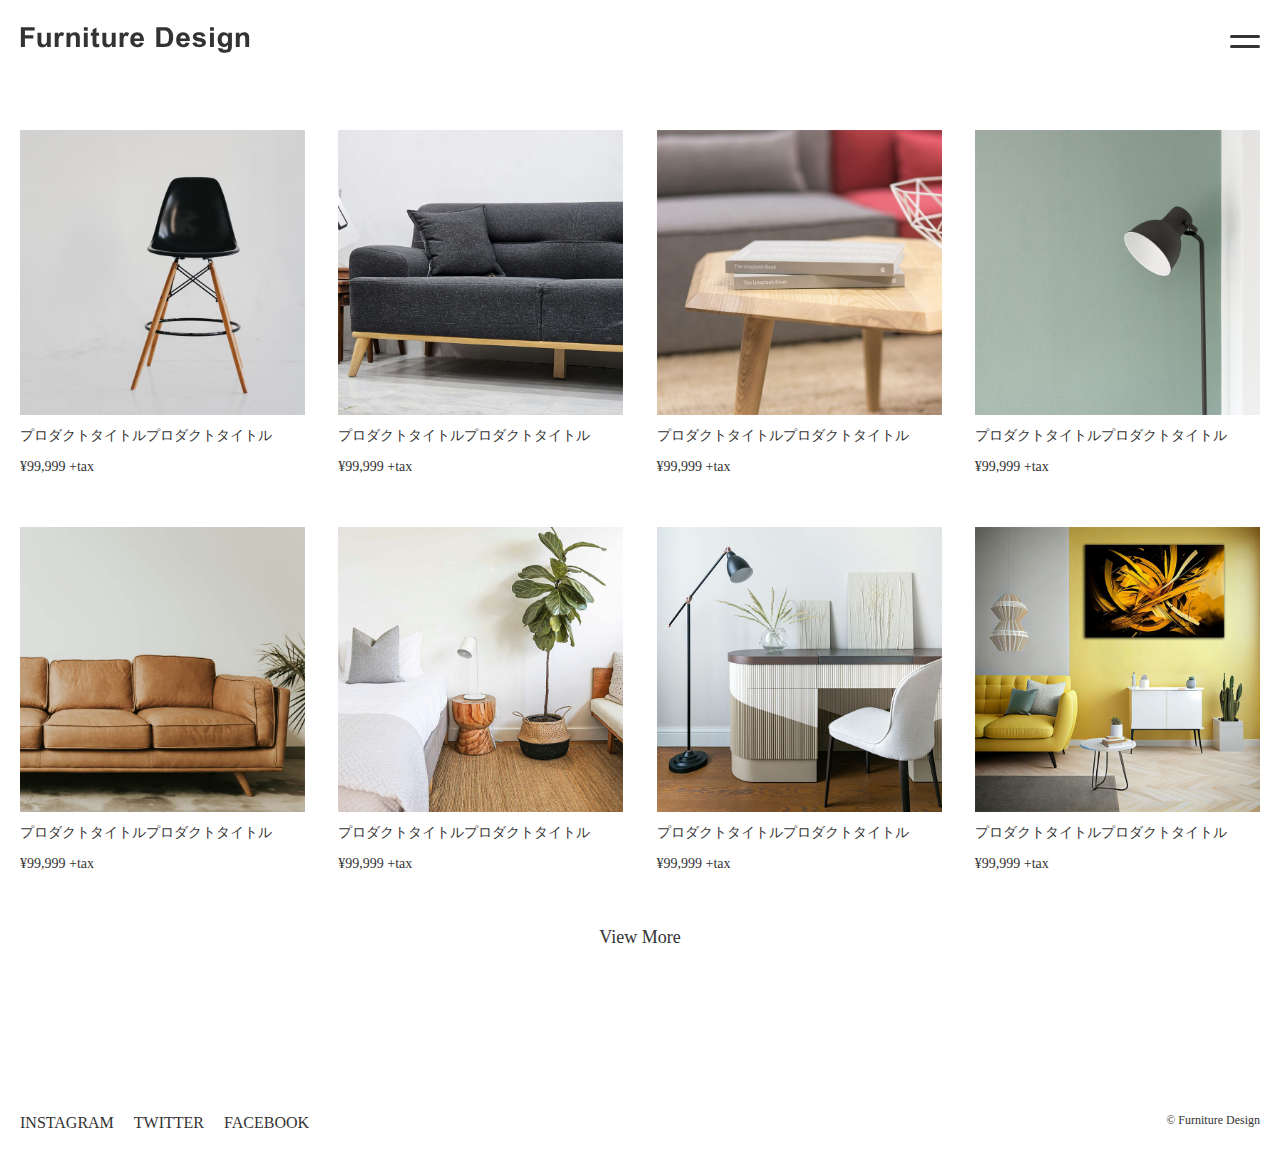
<file: index.html>
<!DOCTYPE html>
<html lang="ja">

<head>
  <meta charset="UTF-8">
  <title>top</title>
  <meta name="description" content="テキスト">
  <meta name="viewport" content="width=device-width, initial-scale=1.0">
  <link rel="shortcut icon" href="img/favicon.ico" type="image/x-icon">
  <link rel="stylesheet" href="css/reset.css">
  <link rel="stylesheet" href="css/style.css">
  <script src="script.js" defer></script>
</head>

<body>

  <!-- header -->
  <header id="header" class="header wrapper">
    <h1 class="site-title">
      <a href="index.html"><img src="img/logo.svg" alt=""></a>
    </h1>
<div id="nav-area">
    <div id="nav">
      <ul class="nav-menu">
        <li><a href="product.html">PRODUCTS</a></li>
        <li><a href="about.html">ABOUT</a></li>
        <li><a href="company.html">COMPANY</a></li>
        <li><a href="mailto:xxxxx@xxx.xxx?subject=お問い合わせ">CONTACT</a></li>
      </ul>
    </div>

    <!-- ハンバーガー -->
    <div class="toggle-btn">
      <span></span>
      <span></span>
    </div>

    <div id="mask"></div>
  </div>
  </header>


  <!-- main -->
  <main>
    <div id="top" class="wrapper">
      <ul class="product-list">
        <li>
          <a href="description.html">
          <img src="img/item1.jpg" alt="">
            <p>プロダクトタイトルプロダクトタイトル</p>
            <p>&yen;99,999 +tax</p>
          </a>
        </li>
        <li>
          <a href="">
            <img src="img/item2.jpg" alt="">
            <p>プロダクトタイトルプロダクトタイトル</p>
            <p>&yen;99,999 +tax</p>
          </a>
        </li>
        <li>
          <a href="">
            <img src="img/item3.jpg" alt="">
            <p>プロダクトタイトルプロダクトタイトル</p>
            <p>&yen;99,999 +tax</p>
          </a>
        </li>
        <li>
          <a href="">
            <img src="img/item4.jpg" alt="">
            <p>プロダクトタイトルプロダクトタイトル</p>
            <p>&yen;99,999 +tax</p>
          </a>
        </li>
        <li>
          <a href="">
            <img src="img/item5.jpg" alt="">
            <p>プロダクトタイトルプロダクトタイトル</p>
            <p>&yen;99,999 +tax</p>
          </a>
        </li>
        <li>
          <a href="">
            <img src="img/item6.jpg" alt="">
            <p>プロダクトタイトルプロダクトタイトル</p>
            <p>&yen;99,999 +tax</p>
          </a>
        </li>
        <li>
          <a href="">
            <img src="img/item7.jpg" alt="">
            <p>プロダクトタイトルプロダクトタイトル</p>
            <p>&yen;99,999 +tax</p>
          </a>
        </li>
        <li>
          <a href="">
            <img src="img/item8.jpg" alt="">
            <p>プロダクトタイトルプロダクトタイトル</p>
            <p>&yen;99,999 +tax</p>
          </a>
        </li>
      </ul>

      <a href="link-text" class="viewmore">View More</a>

    </div>
  </main>


  <!-- footer -->
  <footer class="footer wrapper">
    <ul class="footer-list">
      <li><a href="">INSTAGRAM</a></li>
      <li><a href="">TWITTER</a></li>
      <li><a href="">FACEBOOK</a></li>
    </ul>

    <p class="copyright">&copy; Furniture Design</p>
  </footer>


</body>
</html>
</file>
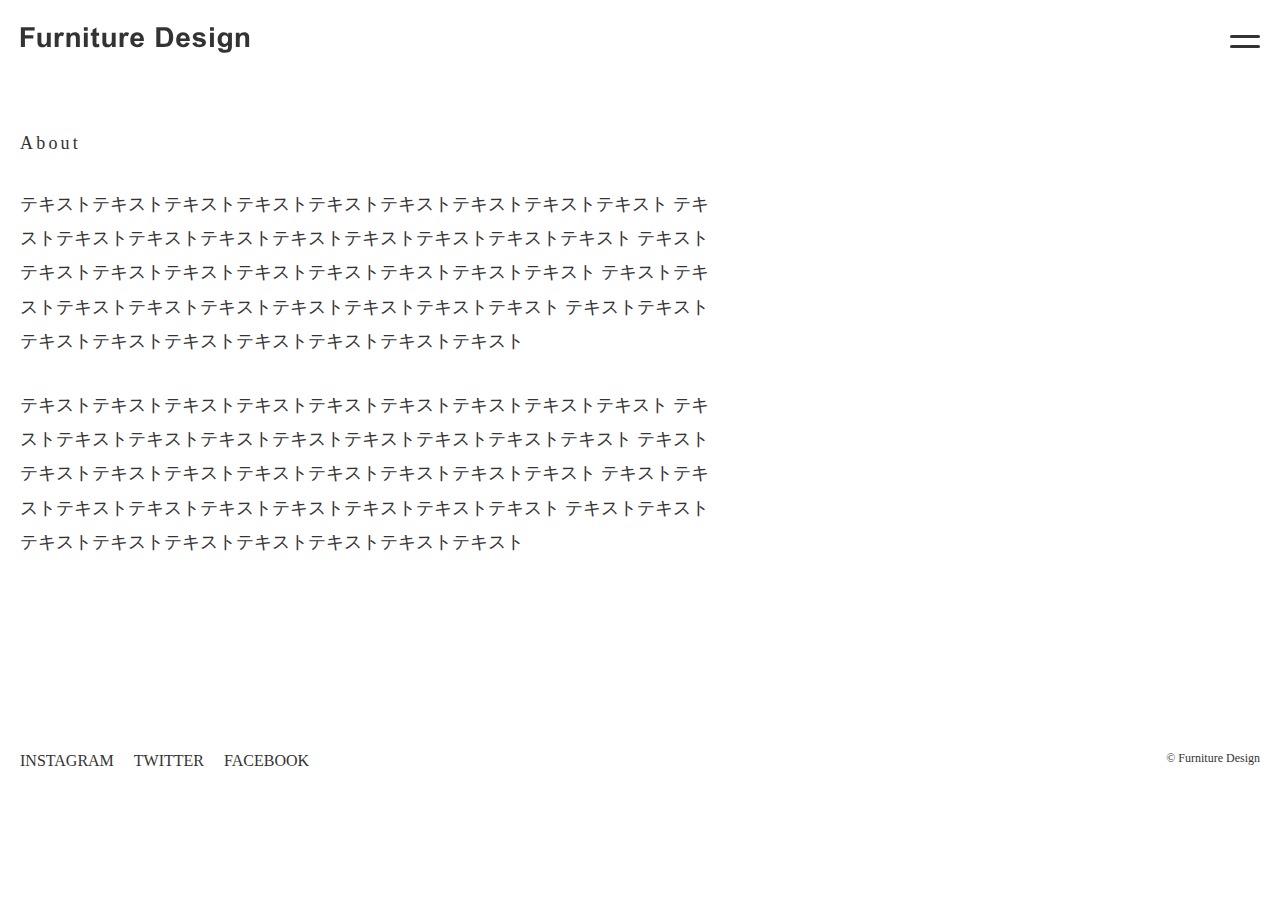
<file: about.html>
<!DOCTYPE html>
<html lang="ja">

<head>
  <meta charset="UTF-8">
  <title>about</title>
  <meta name="description" content="テキスト">
  <meta name="viewport" content="width=device-width, initial-scale=1.0">
  <link rel="shortcut icon" href="img/favicon.ico" type="image/x-icon">
  <link rel="stylesheet" href="css/reset.css">
  <link rel="stylesheet" href="css/style.css">
  <script src="script.js" defer></script>
</head>

<body>

  <!-- header -->
  <header id="header" class="header wrapper">
    <h1 class="site-title">
      <a href="index.html"><img src="img/logo.svg" alt=""></a>
    </h1>
    <div id="nav-area">
    <div id="nav">
      <ul class="nav-menu">
        <li><a href="product.html">PRODUCTS</a></li>
        <li><a href="about.html">ABOUT</a></li>
        <li><a href="company.html">COMPANY</a></li>
        <li><a href="mailto:xxxxx@xxx.xxx?subject=お問い合わせ">CONTACT</a></li>
      </ul>
    </div>
    <!-- ハンバーガー -->
    <div class="toggle-btn">
      <span></span>
      <span></span>
    </div>

    <div id="mask"></div>
    </div>
  </header>


  <!-- main -->
  <main>
    <section class="about">
    <div id="top" class="wrapper">
      <h2 class="page-ttl">About</h2>

      <div class="about-explain">
    <p>テキストテキストテキストテキストテキストテキストテキストテキストテキスト テキストテキストテキストテキストテキストテキストテキストテキストテキスト テキストテキストテキストテキストテキストテキストテキストテキストテキスト テキストテキストテキストテキストテキストテキストテキストテキストテキスト テキストテキストテキストテキストテキストテキストテキストテキストテキスト</p>
    <p>テキストテキストテキストテキストテキストテキストテキストテキストテキスト テキストテキストテキストテキストテキストテキストテキストテキストテキスト テキストテキストテキストテキストテキストテキストテキストテキストテキスト テキストテキストテキストテキストテキストテキストテキストテキストテキスト テキストテキストテキストテキストテキストテキストテキストテキストテキスト</p>
    </div>
  </div>
</section>
  </main>


  <!-- footer -->
  <footer class="footer wrapper">
    <ul class="footer-list">
      <li><a href="">INSTAGRAM</a></li>
      <li><a href="">TWITTER</a></li>
      <li><a href="">FACEBOOK</a></li>
    </ul>

    <p class="copyright">&copy; Furniture Design</p>
  </footer>


</body>
</html>
</file>
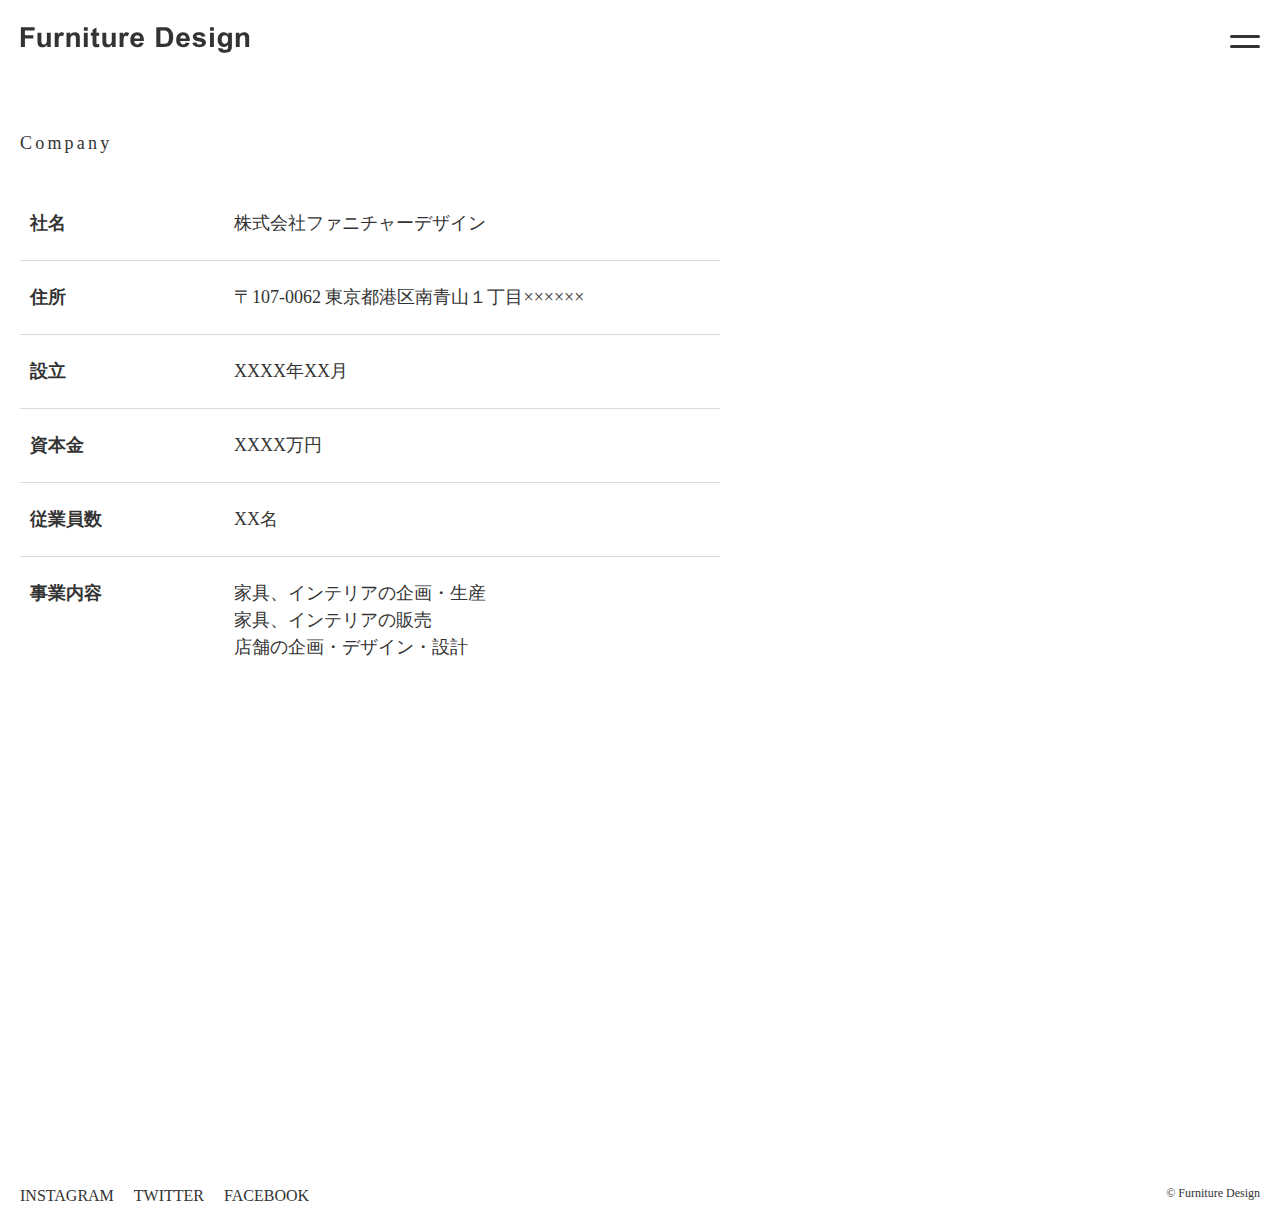
<file: company.html>
<!DOCTYPE html>
<html lang="ja">

<head>
  <meta charset="UTF-8">
  <title>company</title>
  <meta name="description" content="テキスト">
  <meta name="viewport" content="width=device-width, initial-scale=1.0">
  <link rel="shortcut icon" href="img/favicon.ico" type="image/x-icon">
  <link rel="stylesheet" href="css/reset.css">
  <link rel="stylesheet" href="css/style.css">
  <script src="script.js" defer></script>
</head>

<body>

  <!-- header -->
  <header id="header" class="header wrapper">
    <h1 class="site-title">
      <a href="index.html"><img src="img/logo.svg" alt=""></a>
    </h1>
    <div id="nav-area">
      <div id="nav">
        <ul class="nav-menu">
          <li><a href="product.html">PRODUCTS</a></li>
          <li><a href="about.html">ABOUT</a></li>
          <li><a href="company.html">COMPANY</a></li>
          <li><a href="mailto:xxxxx@xxx.xxx?subject=お問い合わせ">CONTACT</a></li>
        </ul>
      </div>
      <!-- ハンバーガー -->
      <div class="toggle-btn">
        <span></span>
        <span></span>
      </div>

      <div id="mask"></div>
    </div>
  </header>


  <!-- main -->
  <main>
    <section class="company">
      <div id="top" class="wrapper">
        <h2 class="page-ttl">Company</h2>
        <div class="company-inner">
          <dl class="company-items">
            <div class="company-text">
              <dt>社名</dt>
              <dd>株式会社ファニチャーデザイン</dd>
            </div>
            <div class="company-text">
              <dt>住所</dt>
              <dd>〒107-0062 東京都港区南青山１丁目××××××</dd>
            </div>
            <div class="company-text">
              <dt>設立</dt>
              <dd>XXXX年XX月</dd>
            </div>
            <div class="company-text">
              <dt>資本金</dt>
              <dd>XXXX万円</dd>
            </div>
            <div class="company-text">
              <dt>従業員数</dt>
              <dd>XX名</dd>
            </div>
            <div class="company-text">
              <dt>事業内容</dt>
              <dd>家具、インテリアの企画・生産</dd>
              <dd class="add">家具、インテリアの販売</dd>
              <dd class="add">店舗の企画・デザイン・設計</dd>
            </div>
          </dl>

          <div class="map">
            <iframe
              src="https://www.google.com/maps/embed?pb=!1m18!1m12!1m3!1d3262.127759849473!2d136.89832987522624!3d35.153434358787784!2m3!1f0!2f0!3f0!3m2!1i1024!2i768!4f13.1!3m3!1m2!1s0x600377357d156aed%3A0x9ae6b8195dbd8478!2z44CSNDYwLTAwMTYg5oSb55-l55yM5ZCN5Y-k5bGL5biC5Lit5Yy65qmY77yR5LiB55uu77yS77yR4oiS77yS77yZIE4uUy5aZWFs5p2x5Yil6Zmi!5e0!3m2!1sja!2sjp!4v1714541561797!5m2!1sja!2sjp"></iframe>
          </div>
        </div>
      </div>
    </section>
  </main>


  <!-- footer -->
  <footer class="footer wrapper">
    <ul class="footer-list">
      <li><a href="">INSTAGRAM</a></li>
      <li><a href="">TWITTER</a></li>
      <li><a href="">FACEBOOK</a></li>
    </ul>

    <p class="copyright">&copy; Furniture Design</p>
  </footer>

</body>

</html>
</file>
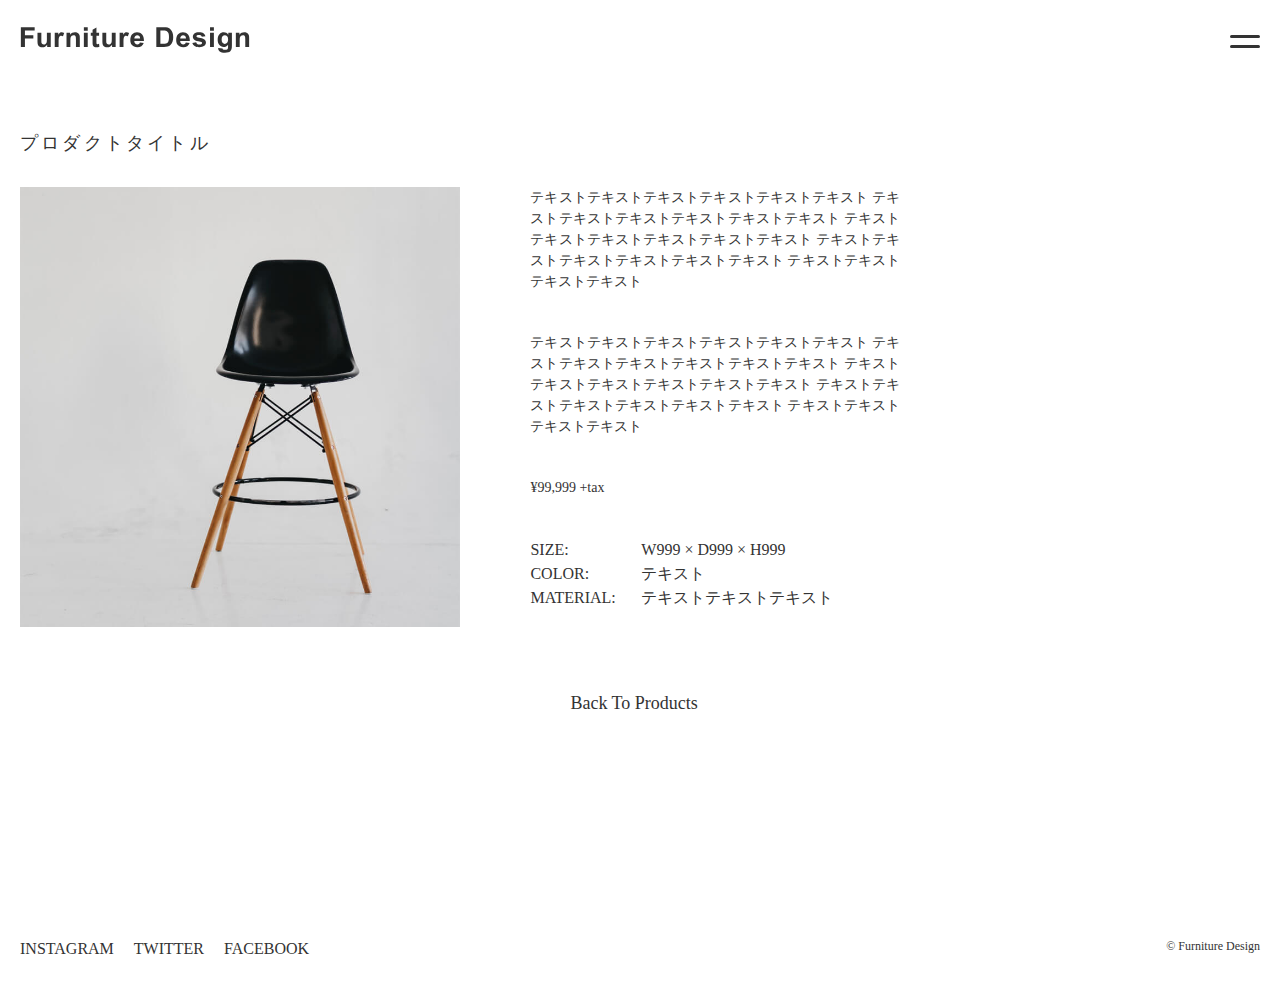
<file: description.html>
<!DOCTYPE html>
<html lang="ja">

<head>
  <meta charset="UTF-8">
  <title>item-description</title>
  <meta name="description" content="テキスト">
  <meta name="viewport" content="width=device-width, initial-scale=1.0">
  <link rel="shortcut icon" href="img/favicon.ico" type="image/x-icon">
  <link rel="stylesheet" href="css/reset.css">
  <link rel="stylesheet" href="css/style.css">
  <script src="script.js" defer></script>
</head>

<body>

  <!-- header -->
  <header id="header" class="header wrapper">
    <h1 class="site-title">
      <a href="index.html"><img src="img/logo.svg" alt=""></a>
    </h1>
    <div id="nav-area">
    <div id="nav">
      <ul class="nav-menu">
        <li><a href="product.html">PRODUCTS</a></li>
        <li><a href="about.html">ABOUT</a></li>
        <li><a href="company.html">COMPANY</a></li>
        <li><a href="mailto:xxxxx@xxx.xxx?subject=お問い合わせ">CONTACT</a></li>
      </ul>
    </div>
    <!-- ハンバーガー -->
    <div class="toggle-btn">
      <span></span>
      <span></span>
    </div>

    <div id="mask"></div>
    </div>
  </header>


  <!-- main -->
  <main>
    <section class="item-description">
    <div id="top" class="wrapper">
      <h2 class="page-ttl">プロダクトタイトル</h2>
<div class="description-inner">
  <div class="item-img">
<img src="img/item1.jpg" alt="">
</div>

<div class="text">
    <p>テキストテキストテキストテキストテキストテキスト
      テキストテキストテキストテキストテキストテキスト
      テキストテキストテキストテキストテキストテキスト
      テキストテキストテキストテキストテキストテキスト
      テキストテキストテキストテキスト</p>
      <p>テキストテキストテキストテキストテキストテキスト
        テキストテキストテキストテキストテキストテキスト
        テキストテキストテキストテキストテキストテキスト
        テキストテキストテキストテキストテキストテキスト
        テキストテキストテキストテキスト</p>
        <p class="price">&yen;99,999 +tax</p>

        <dl class="item-flex">
         <dt>SIZE:</dt>
          <dd>W999 × D999 × H999</dd>
          <dt>COLOR:</dt>
          <dd>テキスト</dd>
          <dt>MATERIAL:</dt>
          <dd>テキストテキストテキスト</dd>
        </dl>
        <a class="to-product" href="product.html">Back To Products</a>
      </div>
     
    </div>
    
  </div>
</section>
  </main>


  <!-- footer -->
  <footer class="footer wrapper">
    <ul class="footer-list">
      <li><a href="">INSTAGRAM</a></li>
      <li><a href="">TWITTER</a></li>
      <li><a href="">FACEBOOK</a></li>
    </ul>

    <p class="copyright">&copy; Furniture Design</p>
  </footer>

</body>
</html>
</file>
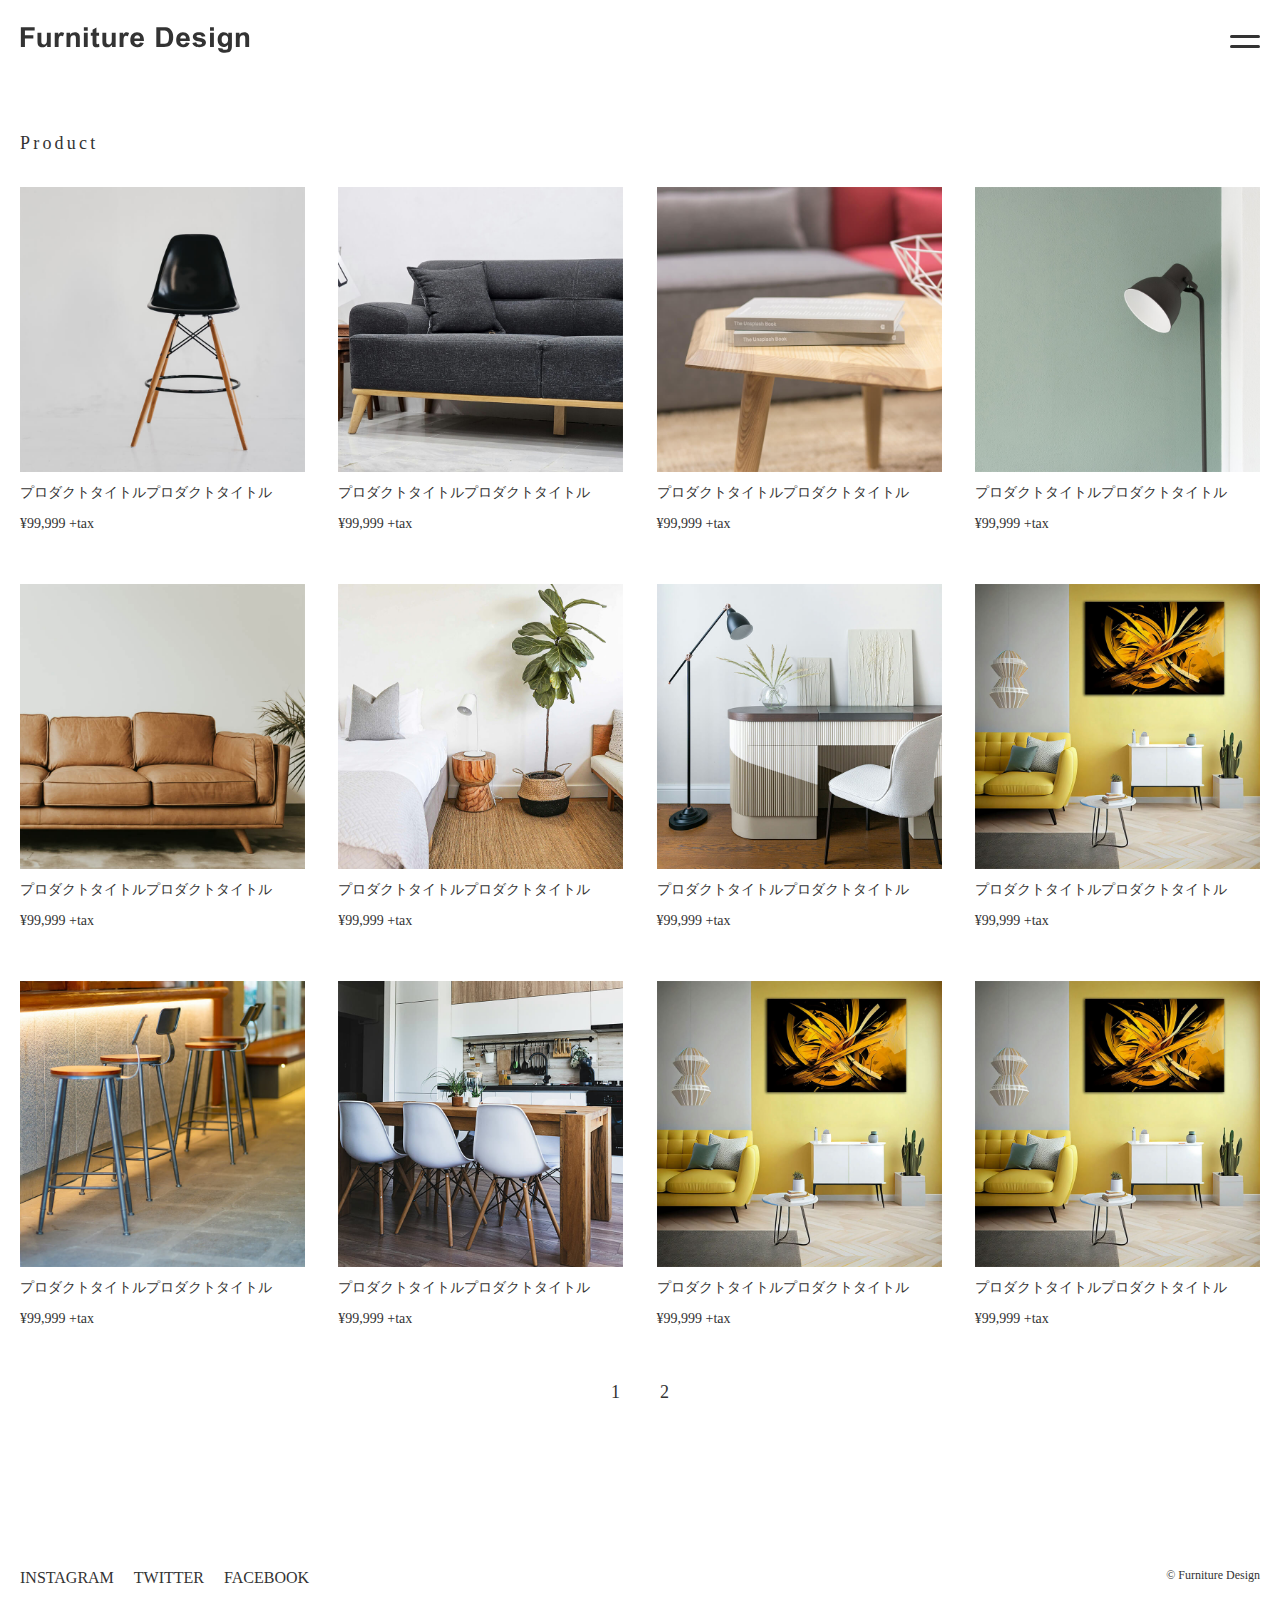
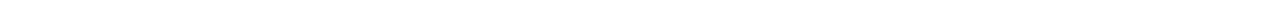
<file: product.html>
<!DOCTYPE html>
<html lang="ja">

<head>
  <meta charset="UTF-8">
  <title>product</title>
  <meta name="description" content="テキスト">
  <meta name="viewport" content="width=device-width, initial-scale=1.0">
  <link rel="shortcut icon" href="img/favicon.ico" type="image/x-icon">
  <link rel="stylesheet" href="css/reset.css">
  <link rel="stylesheet" href="css/style.css">
  <script src="script.js" defer></script>
</head>

<body>

  <!-- header -->
  <header id="header" class="header wrapper">
    <h1 class="site-title">
      <a href="index.html"><img src="img/logo.svg" alt=""></a>
    </h1>
    <div id="nav-area">
    <div id="nav">
      <ul class="nav-menu">
        <li><a href="product.html">PRODUCTS</a></li>
        <li><a href="about.html">ABOUT</a></li>
        <li><a href="company.html">COMPANY</a></li>
        <li><a href="mailto:xxxxx@xxx.xxx?subject=お問い合わせ">CONTACT</a></li>
      </ul>
    </div>
    <!-- ハンバーガー -->
    <div class="toggle-btn">
      <span></span>
      <span></span>
    </div>

    <div id="mask"></div>
    </div>
  </header>


  <!-- main -->
  <main>
    <section class="product">
    <div id="top" class="wrapper">
      <h2 class="page-ttl">Product</h2>
      <ul class="product-list">
        <li>
          <a href="">
            <img src="img/item1.jpg" alt="">
            <p>プロダクトタイトルプロダクトタイトル</p>
            <p>&yen;99,999 +tax</p>
          </a>
        </li>
        <li>
          <a href="">
            <img src="img/item2.jpg" alt="">
            <p>プロダクトタイトルプロダクトタイトル</p>
            <p>&yen;99,999 +tax</p>
          </a>
        </li>
        <li>
          <a href="">
            <img src="img/item3.jpg" alt="">
            <p>プロダクトタイトルプロダクトタイトル</p>
            <p>&yen;99,999 +tax</p>
          </a>
        </li>
        <li>
          <a href="">
            <img src="img/item4.jpg" alt="">
            <p>プロダクトタイトルプロダクトタイトル</p>
            <p>&yen;99,999 +tax</p>
          </a>
        </li>
        <li>
          <a href="">
            <img src="img/item5.jpg" alt="">
            <p>プロダクトタイトルプロダクトタイトル</p>
            <p>&yen;99,999 +tax</p>
          </a>
        </li>
        <li>
          <a href="">
            <img src="img/item6.jpg" alt="">
            <p>プロダクトタイトルプロダクトタイトル</p>
            <p>&yen;99,999 +tax</p>
          </a>
        </li>
        <li>
          <a href="">
            <img src="img/item7.jpg" alt="">
            <p>プロダクトタイトルプロダクトタイトル</p>
            <p>&yen;99,999 +tax</p>
          </a>
        </li>
        <li>
          <a href="">
            <img src="img/item8.jpg" alt="">
            <p>プロダクトタイトルプロダクトタイトル</p>
            <p>&yen;99,999 +tax</p>
          </a>
        </li>
        <li>
          <a href="">
            <img src="img/item9.jpg" alt="">
            <p>プロダクトタイトルプロダクトタイトル</p>
            <p>&yen;99,999 +tax</p>
          </a>
        </li>
        <li>
          <a href="">
            <img src="img/item10.jpg" alt="">
            <p>プロダクトタイトルプロダクトタイトル</p>
            <p>&yen;99,999 +tax</p>
          </a>
        </li>
        <li>
          <a href="">
            <img src="img/item8.jpg" alt="">
            <p>プロダクトタイトルプロダクトタイトル</p>
            <p>&yen;99,999 +tax</p>
          </a>
        </li>
        <li>
          <a href="">
            <img src="img/item8.jpg" alt="">
            <p>プロダクトタイトルプロダクトタイトル</p>
            <p>&yen;99,999 +tax</p>
          </a>
        </li>

      </ul>

     <ul class="num-box">
      <li>1</li>
      <li><a href="">2</a></li>
     </ul>
    </div>
  </section>
  </main>


  <!-- footer -->
  <footer class="footer wrapper">
    <ul class="footer-list">
      <li><a href="">INSTAGRAM</a></li>
      <li><a href="">TWITTER</a></li>
      <li><a href="">FACEBOOK</a></li>
    </ul>

    <p class="copyright">&copy; Furniture Design</p>
  </footer>

</body>
</html>
</file>
<file: css/style.css>
@charset "utf-8";

html {
  font-size: 100%;
}

body {
  font-size: 0.875rem;
  color: #333;
  position: relative;
  line-height: 1.5;
}

.wrapper {
  max-width: 1280px;
  margin: 0 auto;
  padding: 0 20px;
}

img {
  max-width: 100%;
}

a {
  transition: all 0.5s;
}

a:hover {
  opacity: 0.7;
}

.page-ttl {
  margin-bottom: 30px;
  font-weight: normal;
  letter-spacing: 0.2rem;
  font-size: 1.125rem;
}

.site-title {
  width: 230px;
  line-height: 1;
}

/* header */
.header {
  width: 100%;
  display: flex;
  justify-content: space-between;
  align-items: center;
  height: 80px;
  position: sticky;
  top: 0;
  background: #fff;
  z-index: 10;
}

#nav {
  position: fixed;
  top: 5%;
  left: -300px;
  width: 300px;
  z-index: 20;
  opacity: 0;
  transition: all 0.5s;
}

#nav a {
  color: #faf6f6;
  font-size: 1.25rem;
}

#nav li {
  margin-bottom: 14px;
}

.toggle-btn {
  width: 30px;
  height: 30px;
  z-index: 10;
  position: relative;
  cursor: pointer;
}

.toggle-btn span {
  position: absolute;
  display: block;
  width: 30px;
  height: 3px;
  background-color: #333;
  border-radius: 3px;
  transition: all 0.5s;
}

.toggle-btn span:nth-child(1) {
  top: 10px;
}

.toggle-btn span:nth-child(2) {
  top: 20px;
}

.open #nav {
  opacity: 1;
  left: 5%;
  transition: all 0.5s;
}

.open .toggle-btn span {
  background-color: #fff;
}

.open .toggle-btn span:nth-child(1) {
  transform: translateY(5px) rotate(-45deg);
}

.open .toggle-btn span:nth-child(2) {
  transform: translateY(-5px) rotate(45deg);
}

#mask {
  opacity: 0;
  visibility: hidden;
  transform: translateX(-300px);
  transition: all 0.8s;
}

.open #mask {
  visibility: visible;
  transform: translateX(0);
  position: fixed;
  top: 0;
  left: 0;
  width: 100%;
  height: 100%;
  background-color: #171616;
  opacity: 0.9;
}


/* main */

#top {
  padding-top: 50px;
  padding-bottom: 160px;
}

/* top */
.product-list {
  display: flex;
  max-width: 100%;
  flex-wrap: wrap;
  justify-content: space-between;
}

.product-list li {
  width: 23%;
  margin-bottom: 40px;
}

.product-list img {
  margin-bottom: 10px;
}

.product-list p {
  margin-bottom: 10px;
}

.viewmore {
  display: block;
  text-align: center;
  font-size: 1.125rem;
}


/* footer */
.footer {
  display: flex;
  justify-content: space-between;
  margin-bottom: 20px;
}

.footer-list {
  display: flex;
}

.footer-list a {
  font-size: 1rem;
}

.footer-list li {
  margin-right: 20px;
}

.copyright {
  font-size: 0.75rem;
}


/* product */
.num-box {
  display: flex;
  justify-content: center;
  align-items: center;
}

.num-box li {
  margin-right: 40px;
  font-size: 1.125rem;
}

.num-box li:nth-child(2) {
  margin-right: 0;
}


/* about */
.about-explain {
  max-width: 700px;
}

.about-explain p {
  line-height: 1.9;
  margin-bottom: 30px;
  font-size: 1.125rem;
}

/* company */
.company-inner {
  max-width: 700px;
}

.company-items {
  margin-bottom: 40px;
}

.company-text {
  display: flex;
  flex-wrap: wrap;
  width: 100%;
  font-size: 1.125rem;
  padding: 23px 10px;
  border-bottom: 1px solid #DCDBDB;
}

.company-text:last-child {
  border-bottom: none;
}

.company-text dt {
  width: 30%;
}

.company-text dd {
  width: 70%;
}

.add {
  margin-left: 30%;
}

.map {
  filter: grayscale(1);
}

.map iframe {
  width: 100%;
  height: 300px;
  border: 0;
}


/* item-description */
.description-inner {
  display: flex;
  justify-content: space-between;
  max-width: 880px;
  margin-bottom: 60px;
}

.text {
  width: 42%;
}

.item-img {
  width: 50%;
  margin-bottom: 20px;
}

.text p {
  margin-bottom: 40px;
  text-align: justify;
}

.item-flex {
  display: flex;
  flex-wrap: wrap;
  margin-bottom: 80px;
}

.text dl dt {
  width: 30%;
  font-weight: normal;
  font-size: 1rem;
}

.text dl dd {
  width: 70%;
  font-size: 1rem;
}

.text .price {
  margin-bottom: 40px;
}

.to-product {
  font-size: 1.125rem;
  margin-left: 40px;
}

@media (max-width: 900px) {
  .product-list li {
    width: 47%;
  }

  .footer {
    flex-direction: column;
  }

  .description-inner {
    flex-direction: column;
  }

  .item-img {
    width: 100%;
  }

  .text {
    width: 60%;
  }

  .company-text {
    flex-direction: column;
    flex-wrap: nowrap;
  }

  .company-text dt {
    width: 100%;
    padding-bottom: 5px;
  }

  .company-text dd {
    width: 100%;
  }

  .add {
    margin-left: 0;
  }

  .footer-list {
    margin-bottom: 5px;
  }
}
</file>
